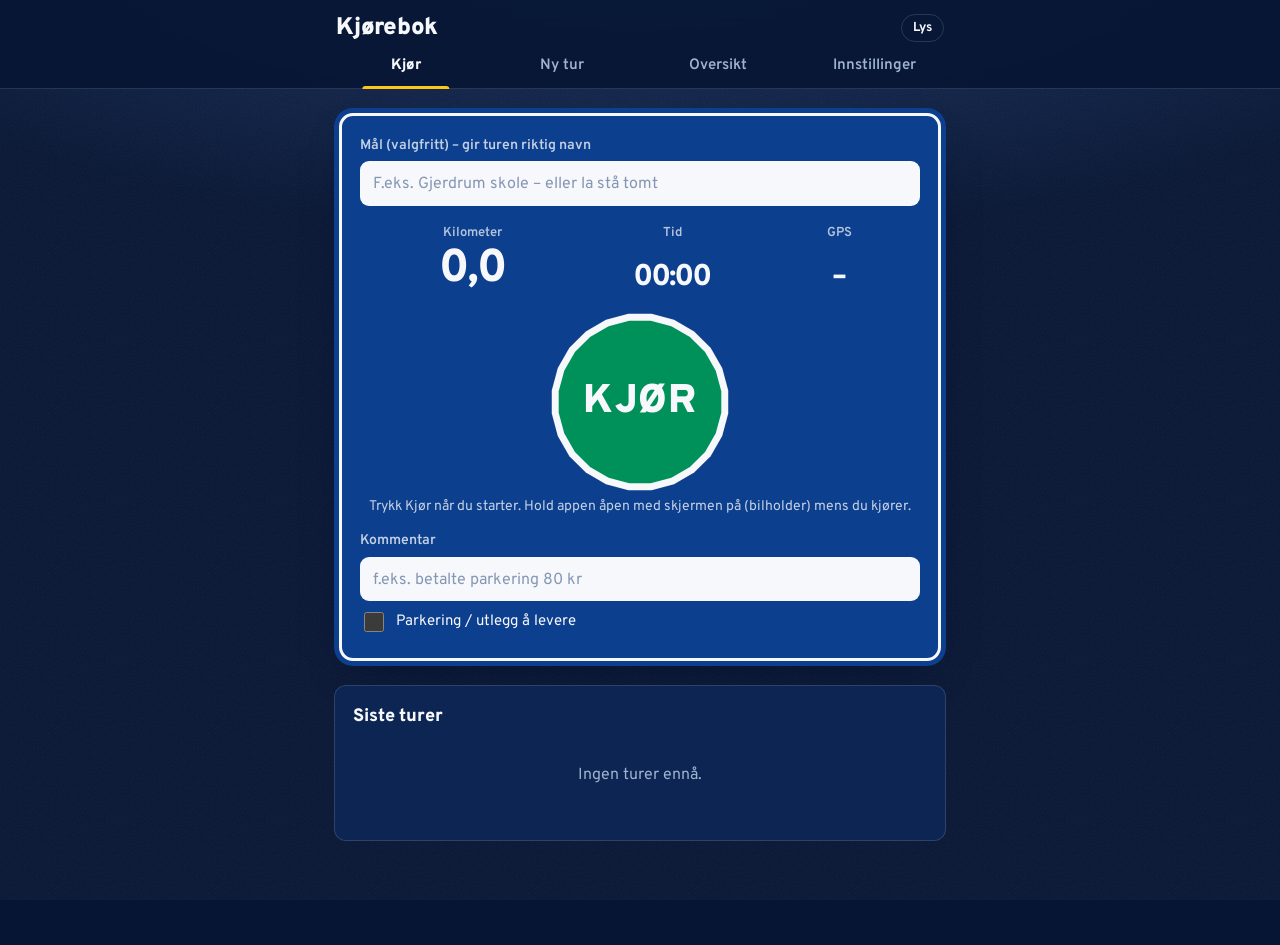
<file: index.html>
<!DOCTYPE html>
<html lang="no">
<head>
<meta charset="utf-8">
<meta name="viewport" content="width=device-width, initial-scale=1, viewport-fit=cover">
<meta name="theme-color" content="#061533">
<script>try{document.documentElement.dataset.theme=localStorage.getItem("kb_theme")||"dark"}catch(e){document.documentElement.dataset.theme="dark"}</script>
<title>Kjørebok</title>
<link rel="manifest" href="manifest.webmanifest">
<link rel="icon" href="icons/icon-192.png">
<link rel="apple-touch-icon" href="icons/icon-192.png">
<link rel="preconnect" href="https://fonts.googleapis.com">
<link rel="preconnect" href="https://fonts.gstatic.com" crossorigin>
<link rel="stylesheet" href="https://fonts.googleapis.com/css2?family=Overpass:wght@400;600;700;800;900&display=swap">
<link rel="stylesheet" href="style.css">
</head>
<body>
<header>
  <div class="top"><h1>Kjørebok</h1><span id="status"></span><button type="button" class="themebtn" id="themeBtn">Lys</button></div>
  <nav>
    <button data-tab="kjor" class="on">Kjør</button>
    <button data-tab="ny">Ny tur</button>
    <button data-tab="oversikt">Oversikt</button>
    <button data-tab="innst">Innstillinger</button>
  </nav>
</header>

<main>
<!-- KJØR -->
<section id="kjor" class="on">
  <div class="card drive">
    <div class="place dest" id="destWrap">
      <label for="d-dest">Mål (valgfritt) – gir turen riktig navn</label>
      <input id="d-dest" placeholder="F.eks. Gjerdrum skole – eller la stå tomt">
    </div>
    <div class="drive-stats">
      <div><span>Kilometer</span><b id="d-km">0,0</b></div>
      <div><span>Tid</span><b id="d-time">00:00</b></div>
      <div><span>GPS</span><b id="d-gps">–</b></div>
    </div>
    <button id="driveBtn" class="drivebtn">Kjør</button>
    <p class="hint center" id="driveHint">Trykk Kjør når du starter. Hold appen åpen med skjermen på (bilholder) mens du kjører.</p>
    <div style="text-align:left;margin-top:14px">
      <label for="d-note">Kommentar</label>
      <input id="d-note" placeholder="f.eks. betalte parkering 80 kr">
      <label class="toggle" style="margin-top:8px"><input type="checkbox" id="d-park"> Parkering / utlegg å levere</label>
    </div>
  </div>

  <div class="card" id="expenseCard" hidden>
    <h2>Utlegg å levere</h2>
    <div id="expenses"></div>
  </div>

  <div class="card" id="draftsCard" hidden>
    <h2>Til gjennomgang</h2>
    <div id="drafts"></div>
  </div>

  <div class="card" id="recentCard">
    <h2>Siste turer</h2>
    <div id="recent"></div>
  </div>
</section>

<!-- NY TUR / REDIGER -->
<section id="ny">
  <form class="card" id="tripform" autocomplete="off">
    <h2 id="formtitle">Registrer tur</h2>
    <div class="row">
      <div><label for="f-date">Dato</label><input type="date" id="f-date" required></div>
      <div><label for="f-time">Starttid</label><input type="time" id="f-time"></div>
    </div>
    <label>Strekning</label>
    <div id="places" class="places"></div>
    <div class="actions" style="margin:6px 0 12px">
      <button type="button" class="btn small ghost" id="addVia">+ Via</button>
      <button type="button" class="btn small ghost" id="homeBtn" title="Sett siste stopp lik start">↺ Tilbake til start</button>
      <span class="hint" id="routeInfo"></span>
    </div>
    <div class="full">
      <label>Formål</label>
      <div class="chips" id="purposechips"></div>
      <input id="f-purpose" style="margin-top:8px" placeholder="Eller skriv eget formål" list="dl-purpose">
    </div>
    <div class="full"><label for="f-project">Prosjekt / byggeplass</label><input id="f-project" list="dl-project"></div>
    <div class="row">
      <div><label for="f-km">Kilometer (totalt)</label><input id="f-km" inputmode="decimal" required></div>
      <div><label for="f-toll">Bompenger (kr)</label><input id="f-toll" inputmode="decimal"></div>
    </div>
    <div id="kmChoice" class="hint" hidden></div>
    <div id="tollList" class="tolls"></div>
    <div class="full"><label for="f-note">Kommentar</label><input id="f-note" placeholder="Passasjerer, parkering …"></div>
    <div class="row">
      <div style="display:flex;align-items:center"><label class="toggle" style="margin:0"><input type="checkbox" id="f-park"> Parkering / utlegg</label></div>
      <div><label for="f-parkAmt">Beløp (kr)</label><input id="f-parkAmt" inputmode="decimal"></div>
    </div>
    <label class="toggle full"><input type="checkbox" id="f-expDone"> Utlegg er levert</label>
    <div class="actions">
      <button class="btn" type="submit" id="savebtn">Lagre tur</button>
      <button class="btn ghost" type="button" id="cancelEdit" hidden>Avbryt</button>
      <button class="btn danger" type="button" id="deleteTrip" hidden>Slett</button>
    </div>
  </form>
</section>

<!-- OVERSIKT -->
<section id="oversikt">
  <div class="monthbar"><select id="month"></select></div>
  <div class="stats">
    <div class="stat"><span>Turer</span><b id="s-count">0</b></div>
    <div class="stat"><span>Kilometer</span><b id="s-km">0</b></div>
    <div class="stat"><span>Bompenger</span><b id="s-toll">0</b></div>
  </div>
  <div class="card">
    <h2>Til kjøredagboken</h2>
    <div class="actions">
      <button class="btn" id="copyTsv">Kopier som tabell</button>
      <button class="btn ghost" id="dlCsv">Last ned CSV</button>
      <button class="btn ghost" id="shareText">Del</button>
    </div>
    <p class="hint">Tabellen limes rett inn i Excel. Kolonner: Dato, Start, Fra, Via, Til, Formål, Prosjekt, Km, Bompenger, Notat.</p>
  </div>
  <div class="card list" id="list"></div>
  <div class="card">
    <h2>Steder i perioden</h2>
    <div id="placesSummary"></div>
  </div>
</section>

<!-- INNSTILLINGER -->
<section id="innst">
  <form class="card" id="settingsform" autocomplete="off">
    <h2>TomTom</h2>
    <label for="s-key">API-nøkkel</label>
    <input id="s-key" placeholder="Lim inn nøkkel fra developer.tomtom.com">
    <p class="hint">Gir adresseforslag, kjøreavstand og stedsnavn. Uten nøkkel må du skrive km selv.</p>
    <h2 style="margin-top:18px">Standarder</h2>
    <label for="s-home">Standard startsted (kontor)</label>
    <input id="s-home" placeholder="f.eks. Sundtkvartalet, Oslo">
    <label for="s-purpose" style="margin-top:10px">Standard formål</label>
    <input id="s-purpose" list="dl-purpose">
    <label class="toggle" style="margin-top:12px"><input type="checkbox" id="s-route"> Bruk TomTom-rute-km i stedet for GPS-km etter sporing</label>
    <h2 style="margin-top:18px">Bompenger</h2>
    <label for="s-vehicle">Biltype</label>
    <select id="s-vehicle"><option value="el">Elbil</option><option value="fossil">Bensin / diesel / hybrid</option></select>
    <label for="s-elpct" style="margin-top:10px">Elbil betaler (% av ordinær takst)</label>
    <input id="s-elpct" inputmode="decimal">
    <label class="toggle" style="margin-top:12px"><input type="checkbox" id="s-autopass"> AutoPASS-avtale (20 % rabatt)</label>
    <p class="hint">Takster, kjøreretning og timesregel hentes fra Statens vegvesen. Elbilandelen varierer mellom bompengeselskap (Fjellinjen i Oslo: 50 %).</p>
    <div class="actions" style="margin-top:14px"><button class="btn" type="submit">Lagre innstillinger</button></div>
  </form>
  <div class="card">
    <h2>Bomstasjoner</h2>
    <p class="hint" id="tollStatus">Ikke lastet.</p>
    <div class="actions"><button class="btn ghost" id="loadTolls">Oppdater fra Statens vegvesen</button></div>
  </div>
  <div class="card">
    <h2>Sikkerhetskopi</h2>
    <p class="hint">Turene lagres bare på denne telefonen. Ta sikkerhetskopi av og til.</p>
    <div class="actions">
      <button class="btn ghost" id="backup">Last ned sikkerhetskopi</button>
      <label class="btn ghost" for="restore" style="margin:0">Gjenopprett …</label>
      <input type="file" id="restore" accept="application/json" hidden>
    </div>
  </div>
  <div class="card">
    <h2>Automatisk start/stopp</h2>
    <p class="hint">Åpne <code id="autoStart"></code> for å starte og <code id="autoStop"></code> for å stoppe. Bruk disse i MacroDroid når telefonen kobles til/fra bilens Bluetooth (se guiden).</p>
  </div>
</section>
</main>

<datalist id="dl-project"></datalist>
<datalist id="dl-purpose"></datalist>
<div id="toast"></div>
<script src="app.js"></script>
<script src="swipe.js"></script>
</body>
</html>
</file>
<file: style.css>
/* Kjørebok – «Veiskilt»-tema.
   Skiltblått bærer appen; grønt = kjør, rødt åttekant = stopp, refleksgult = noe du må gjøre. */
:root {
  --night: #061533;          /* bakgrunn, mørk modus */
  --panel: #0c2552;          /* vanlige kort */
  --sign: #0d3f8f;           /* skiltblå – Kjør-skiltet */
  --white: #f6f8fb;          /* skilthvit */
  --ink: #f6f8fb;
  --muted: #9fb2d1;
  --line: rgba(246, 248, 251, .14);
  --field: #081d44;
  --go: #00915a;             /* grønn skive */
  --stop: #d3232c;           /* stopp-rød */
  --warn: #ffc61a;           /* refleksgul */
  --warn-ink: #1b1500;
  --primary-bg: var(--white);
  --primary-ink: #0a2a63;
  --focus: #ffc61a;
  --radius: 12px;
  --font: "Overpass", "Trebuchet MS", sans-serif;
  --circle: polygon(96.19% 69.13%, 89.67% 80.44%, 80.44% 89.67%, 69.13% 96.19%, 56.53% 99.57%, 43.47% 99.57%, 30.87% 96.19%, 19.56% 89.67%, 10.33% 80.44%, 3.81% 69.13%, 0.43% 56.53%, 0.43% 43.47%, 3.81% 30.87%, 10.33% 19.56%, 19.56% 10.33%, 30.87% 3.81%, 43.47% 0.43%, 56.53% 0.43%, 69.13% 3.81%, 80.44% 10.33%, 89.67% 19.56%, 96.19% 30.87%, 99.57% 43.47%, 99.57% 56.53%);
  --octagon: polygon(100% 70.71%, 90.24% 80.47%, 80.47% 90.24%, 70.71% 100%, 56.9% 100%, 43.1% 100%, 29.29% 100%, 19.53% 90.24%, 9.76% 80.47%, 0% 70.71%, 0% 56.9%, 0% 43.1%, 0% 29.29%, 9.76% 19.53%, 19.53% 9.76%, 29.29% 0%, 43.1% 0%, 56.9% 0%, 70.71% 0%, 80.47% 9.76%, 90.24% 19.53%, 100% 29.29%, 100% 43.1%, 100% 56.9%);
  color-scheme: dark;
}
html[data-theme="light"] {
  --night: #e8ecf1;          /* betonglys */
  --panel: #ffffff;
  --ink: #0b2350;
  --muted: #5a6c88;
  --line: rgba(11, 35, 80, .13);
  --field: #f3f5f8;
  --primary-bg: var(--sign);
  --primary-ink: #ffffff;
  --focus: #0d3f8f;
  --warn: #ffc61a;
  color-scheme: light;
}

* { box-sizing: border-box; -webkit-tap-highlight-color: transparent; }
html, body { margin: 0; }
body {
  font: 400 16px/1.45 var(--font);
  color: var(--ink);
  background-color: var(--night);
  /* gatelys ovenfra + svakt asfaltkorn */
  background-image:
    radial-gradient(120% 60% at 50% -10%, rgba(90, 140, 230, .28), transparent 60%),
    url("data:image/svg+xml,%3Csvg xmlns='http://www.w3.org/2000/svg' width='160' height='160'%3E%3Cfilter id='n'%3E%3CfeTurbulence type='fractalNoise' baseFrequency='.9' numOctaves='2' stitchTiles='stitch'/%3E%3CfeColorMatrix values='0 0 0 0 1 0 0 0 0 1 0 0 0 0 1 0 0 0 .06 0'/%3E%3C/filter%3E%3Crect width='100%25' height='100%25' filter='url(%23n)'/%3E%3C/svg%3E");
  background-attachment: fixed;
  min-height: 100vh;
  font-feature-settings: "tnum" 1;
  overflow-x: hidden;
}
html[data-theme="light"] body {
  background-image:
    radial-gradient(120% 60% at 50% -10%, rgba(13, 63, 143, .10), transparent 60%),
    url("data:image/svg+xml,%3Csvg xmlns='http://www.w3.org/2000/svg' width='160' height='160'%3E%3Cfilter id='n'%3E%3CfeTurbulence type='fractalNoise' baseFrequency='.9' numOctaves='2' stitchTiles='stitch'/%3E%3CfeColorMatrix values='0 0 0 0 0 0 0 0 0 0 0 0 0 0 0 0 0 0 .05 0'/%3E%3C/filter%3E%3Crect width='100%25' height='100%25' filter='url(%23n)'/%3E%3C/svg%3E");
}

/* ---------- topp og faner ---------- */
header {
  position: sticky; top: 0; z-index: 5;
  padding-top: env(safe-area-inset-top);
  background: color-mix(in srgb, var(--night) 88%, transparent);
  backdrop-filter: blur(10px); -webkit-backdrop-filter: blur(10px);
  border-bottom: 1px solid var(--line);
}
.top { max-width: 640px; margin: 0 auto; padding: 14px 16px 2px; display: flex; align-items: center; gap: 10px; }
h1 { font-size: 24px; font-weight: 900; letter-spacing: -.01em; margin: 0; line-height: 1; }
#status { font-size: 13px; color: var(--muted); margin-left: auto; }
.badge { font-size: 12px; font-weight: 700; background: var(--warn); color: var(--warn-ink); border-radius: 4px; padding: 3px 7px 2px; }
.themebtn {
  font: 700 13px/1 var(--font); color: var(--ink); background: transparent;
  border: 1.5px solid var(--line); border-radius: 999px; padding: 7px 11px 6px; cursor: pointer;
}
nav { position: relative; max-width: 640px; margin: 0 auto; display: flex; padding: 0 8px; }
nav button {
  flex: 1; border: 0; background: none; cursor: pointer;
  font: 600 15px/1 var(--font); color: var(--muted);
  padding: 14px 4px 15px; transition: color .2s;
}
nav button.on { color: var(--ink); font-weight: 800; }
.nav-ind { position: absolute; left: 0; bottom: -1px; height: 3px; width: 60px; border-radius: 3px 3px 0 0; background: var(--warn); }
.nav-ind.anim { transition: transform .32s cubic-bezier(.3, .8, .3, 1), width .32s cubic-bezier(.3, .8, .3, 1); }
html[data-theme="light"] .nav-ind { background: var(--sign); }

main { max-width: 640px; margin: 0 auto; padding: 18px 14px calc(90px + env(safe-area-inset-bottom)); }
section { display: none; }
section.on { display: block; will-change: transform; transition: transform .25s cubic-bezier(.3, .8, .3, 1), opacity .25s; }
main[data-dir="next"] section.on { animation: fromRight .32s cubic-bezier(.3, .8, .3, 1); }
main[data-dir="prev"] section.on { animation: fromLeft .32s cubic-bezier(.3, .8, .3, 1); }
@keyframes fromRight { from { transform: translateX(42px); opacity: .2; } }
@keyframes fromLeft { from { transform: translateX(-42px); opacity: .2; } }

/* ---------- kort ---------- */
.card { background: var(--panel); border: 1px solid var(--line); border-radius: var(--radius); padding: 18px; margin-bottom: 14px; }
.card h2 { font-size: 18px; font-weight: 800; margin: 0 0 12px; letter-spacing: -.005em; }
html[data-theme="light"] .card:not(.drive) { box-shadow: 0 1px 0 rgba(11, 35, 80, .05); }

/* Kjør-skiltet: blå flate, hvit kantlinje innenfor kanten */
.card.drive {
  background: var(--sign); color: var(--white);
  border: 3px solid var(--white); border-radius: 14px;
  box-shadow: 0 0 0 5px var(--sign), 0 18px 40px -18px rgba(0, 10, 40, .7);
  margin: 6px 5px 24px; padding: 20px 18px 18px; text-align: center;
}
.drive label, .drive .hint { color: rgba(246, 248, 251, .78); }
.drive .dest { position: relative; text-align: left; margin-bottom: 18px; }
.drive .dest .sugg { left: 0; }
.drive input { background: var(--white); color: #0a2a63; border-color: transparent; }
.drive input::placeholder { color: #6a7fa3; }
.drive .toggle { color: var(--white); }
.drive-stats { display: grid; grid-template-columns: 1.4fr 1fr 1fr; gap: 6px; margin-bottom: 20px; align-items: start; }
.drive-stats div { text-align: center; }
.drive-stats span { display: block; font-size: 13px; font-weight: 600; color: rgba(246, 248, 251, .72); }
.drive-stats b { display: flex; align-items: flex-end; justify-content: center; height: 50px; font-size: 30px; font-weight: 800; line-height: 1; letter-spacing: -.02em; }
.drive-stats div:first-child b { font-size: 46px; }

/* Kjør = grønn skive, Stopp = rødt åttekantskilt */
.drivebtn {
  --fill: var(--go);
  position: relative; isolation: isolate;
  width: 178px; height: 178px; border: 0; padding: 0; cursor: pointer;
  background: var(--white); color: var(--white);
  clip-path: var(--circle);
  font: 900 40px/1 var(--font); letter-spacing: .02em; text-transform: uppercase;
  transition: clip-path .45s cubic-bezier(.5, 0, .2, 1), transform .15s;
}
.drivebtn::before {
  content: ""; position: absolute; inset: 7px; z-index: -1;
  background: var(--fill); clip-path: var(--circle);
  transition: clip-path .45s cubic-bezier(.5, 0, .2, 1), background .3s;
}
.drivebtn:active { transform: scale(.97); }
.drivebtn.on { --fill: var(--stop); clip-path: var(--octagon); font-size: 36px; }
.drivebtn.on::before { clip-path: var(--octagon); }
.drivebtn.on { animation: breathe 2.6s ease-in-out infinite; }
@keyframes breathe { 50% { transform: scale(1.035); } }
.drivebtn:focus-visible { outline: none; filter: drop-shadow(0 0 0 var(--focus)) drop-shadow(0 0 6px var(--focus)); }

/* ---------- skjema ---------- */
label { display: block; font-size: 14px; font-weight: 600; color: var(--muted); margin: 0 0 5px; }
input, select {
  width: 100%; font: 400 16px/1.3 var(--font); color: var(--ink);
  background: var(--field); border: 1.5px solid var(--line); border-radius: 9px; padding: 12px 12px 10px;
}
input:focus, select:focus { outline: 2px solid var(--focus); outline-offset: 1px; }
input::placeholder { color: var(--muted); opacity: .8; }
.row { display: grid; grid-template-columns: 1fr 1fr; gap: 10px; margin-bottom: 14px; }
.full { margin-bottom: 14px; }
.hint { font-size: 14px; color: var(--muted); margin: 6px 0 0; }
.center { text-align: center; }
.toggle { display: flex; gap: 9px; align-items: center; color: var(--ink); font-size: 15px; font-weight: 400; }
.toggle input { width: 20px; height: 20px; accent-color: var(--go); }
code { font-size: 12px; word-break: break-all; }

.btn {
  display: inline-block; cursor: pointer; text-align: center;
  font: 800 16px/1 var(--font); border-radius: 9px; padding: 13px 18px 11px;
  border: 1.5px solid transparent; background: var(--primary-bg); color: var(--primary-ink);
}
.btn.ghost { background: transparent; color: var(--ink); border-color: var(--line); }
.btn.small { padding: 8px 12px 7px; font-size: 14px; }
.btn.danger { background: none; color: var(--stop); border-color: transparent; }
.btn:disabled { opacity: .5; }
.btn:focus-visible, .chip:focus-visible, nav button:focus-visible, .themebtn:focus-visible { outline: 2px solid var(--focus); outline-offset: 2px; }
.actions { display: flex; gap: 8px; flex-wrap: wrap; align-items: center; }

.chips { display: flex; flex-wrap: wrap; gap: 7px; }
.chip { border: 1.5px solid var(--line); background: transparent; color: var(--ink); border-radius: 999px; padding: 8px 13px 6px; font: 600 14px/1 var(--font); cursor: pointer; }
.chip.on { background: var(--primary-bg); color: var(--primary-ink); border-color: transparent; }

.places .place { position: relative; display: flex; gap: 6px; align-items: center; margin-bottom: 8px; }
.places .place .dot { flex: 0 0 24px; height: 24px; border-radius: 6px; background: var(--sign); color: var(--white); font-size: 13px; font-weight: 800; display: flex; align-items: center; justify-content: center; }
.places .place input.ok { border-color: color-mix(in srgb, var(--go) 70%, transparent); }
.places .place .gps { flex: 0 0 auto; border: 1.5px solid var(--line); background: transparent; border-radius: 9px; padding: 10px 10px 9px; font-size: 16px; line-height: 1; cursor: pointer; }
.places .place .gps:disabled { opacity: .6; }
.places .place .rm { border: 0; background: none; color: var(--muted); font-size: 18px; padding: 4px 6px; cursor: pointer; }
.sugg { position: absolute; left: 30px; right: 0; top: 100%; z-index: 10; background: var(--panel); border: 1.5px solid var(--line); border-radius: 10px; box-shadow: 0 14px 30px -10px rgba(0, 0, 0, .45); overflow: hidden; }
.sugg button { display: block; width: 100%; text-align: left; border: 0; border-bottom: 1px solid var(--line); background: none; color: var(--ink); font: 600 15px/1.3 var(--font); padding: 11px 12px 9px; cursor: pointer; }
.sugg button small { display: block; color: var(--muted); font-size: 13px; font-weight: 400; }

.tolls .toll { display: flex; justify-content: space-between; gap: 8px; align-items: center; font-size: 15px; padding: 8px 0; border-bottom: 1px solid var(--line); }
.tolls .toll label { display: flex; gap: 8px; align-items: center; margin: 0; color: var(--ink); font-size: 15px; font-weight: 400; }
.tolls .toll input { width: 18px; height: 18px; accent-color: var(--go); }
.tolls .toll span:last-child { font-weight: 800; }

/* ---------- lister ---------- */
.trip { display: flex; justify-content: space-between; gap: 12px; padding: 12px 2px; border-bottom: 1px solid var(--line); }
.trip:last-child { border-bottom: 0; }
.trip .t { font-weight: 700; font-size: 16px; }
.trip .s { font-size: 13px; color: var(--muted); margin-top: 2px; }
.trip .k { text-align: right; white-space: nowrap; }
.trip .k b { font-size: 20px; font-weight: 800; letter-spacing: -.01em; }
.trip.draft .t::before { content: ""; display: inline-block; width: 9px; height: 9px; margin-right: 7px; border-radius: 2px; transform: rotate(45deg) translateY(-1px); background: var(--warn); }
.list .trip, #drafts .trip, #recent .trip { cursor: pointer; }

/* Utlegg å levere: gult opplysningsskilt */
#expenseCard { background: var(--warn); color: var(--warn-ink); border-color: transparent; }
#expenseCard h2 { color: var(--warn-ink); }
#expenseCard .hint { color: rgba(27, 21, 0, .72); }
#expenseCard .btn.ghost { color: var(--warn-ink); border-color: rgba(27, 21, 0, .35); }
.exp { display: flex; justify-content: space-between; align-items: center; gap: 8px; padding: 9px 0; border-bottom: 1px solid rgba(27, 21, 0, .16); font-size: 15px; }
.exp:last-child { border-bottom: 0; }

.pl { display: flex; justify-content: space-between; gap: 10px; padding: 9px 0; border-bottom: 1px solid var(--line); font-size: 15px; }
.pl:last-child { border-bottom: 0; }
.pl .s { color: var(--muted); font-size: 13px; }
.pl b { font-size: 18px; font-weight: 800; }

.stats { display: grid; grid-template-columns: repeat(3, 1fr); gap: 10px; margin-bottom: 14px; }
.stat { background: var(--panel); border: 1px solid var(--line); border-radius: var(--radius); padding: 13px 14px 11px; }
.stat span { display: block; font-size: 13px; font-weight: 600; color: var(--muted); }
.stat b { display: block; font-size: 28px; font-weight: 800; letter-spacing: -.02em; line-height: 1.1; }
.monthbar { margin-bottom: 14px; }
.monthbar select { font-weight: 700; font-size: 17px; }
.empty { color: var(--muted); text-align: center; padding: 18px 8px; }

#toast {
  position: fixed; left: 50%; bottom: calc(22px + env(safe-area-inset-bottom)); z-index: 20; max-width: 92vw;
  transform: translateX(-50%) translateY(140px); visibility: hidden;
  background: var(--white); color: #0a2a63; font: 700 15px/1.3 var(--font);
  padding: 12px 18px 10px; border-radius: 10px; box-shadow: 0 10px 30px -8px rgba(0, 0, 0, .5);
  transition: transform .3s cubic-bezier(.3, .8, .3, 1);
}
html[data-theme="light"] #toast { background: var(--sign); color: var(--white); }
#toast.show { transform: translateX(-50%) translateY(0); visibility: visible; }

/* ---------- ett orkestrert øyeblikk ved oppstart ---------- */
.boot .card.drive { animation: signIn .7s cubic-bezier(.2, .8, .2, 1) both; }
.boot .drivebtn { animation: discIn .6s .35s cubic-bezier(.2, 1.3, .4, 1) both; }
.boot #kjor > .card:not(.drive) { animation: rise .5s cubic-bezier(.2, .8, .2, 1) both; }
.boot #kjor > .card:nth-child(2) { animation-delay: .5s; }
.boot #kjor > .card:nth-child(3) { animation-delay: .6s; }
.boot #kjor > .card:nth-child(4) { animation-delay: .7s; }
@keyframes signIn { from { transform: perspective(700px) rotateX(-14deg) translateY(-10px); opacity: 0; } }
@keyframes discIn { from { transform: scale(.6); opacity: 0; } }
@keyframes rise { from { transform: translateY(12px); opacity: 0; } }

@media (prefers-reduced-motion: reduce) {
  *, *::before, *::after { animation: none !important; transition-duration: .01ms !important; }
}
@media (max-width: 380px) {
  .drive-stats div:first-child b { font-size: 38px; }
  .drive-stats b { font-size: 24px; }
  nav button { font-size: 14px; }
}
</file>
